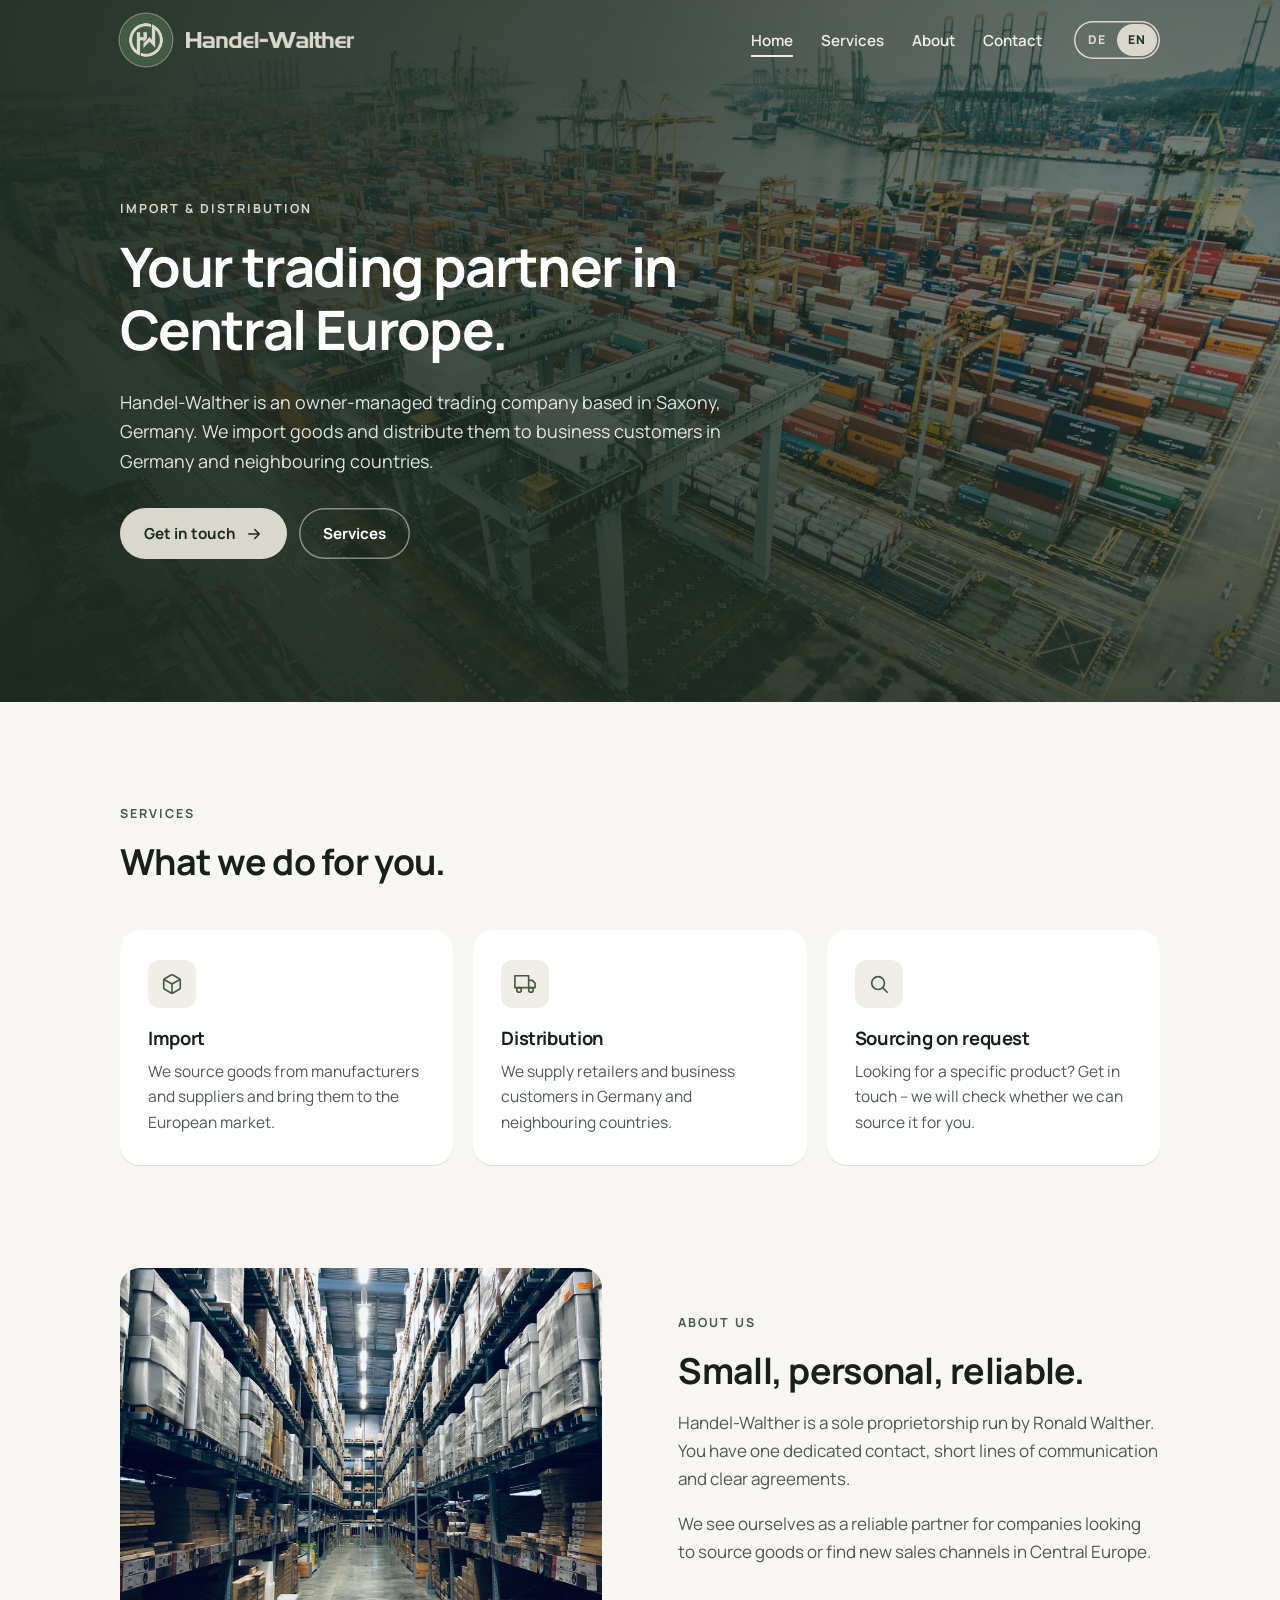
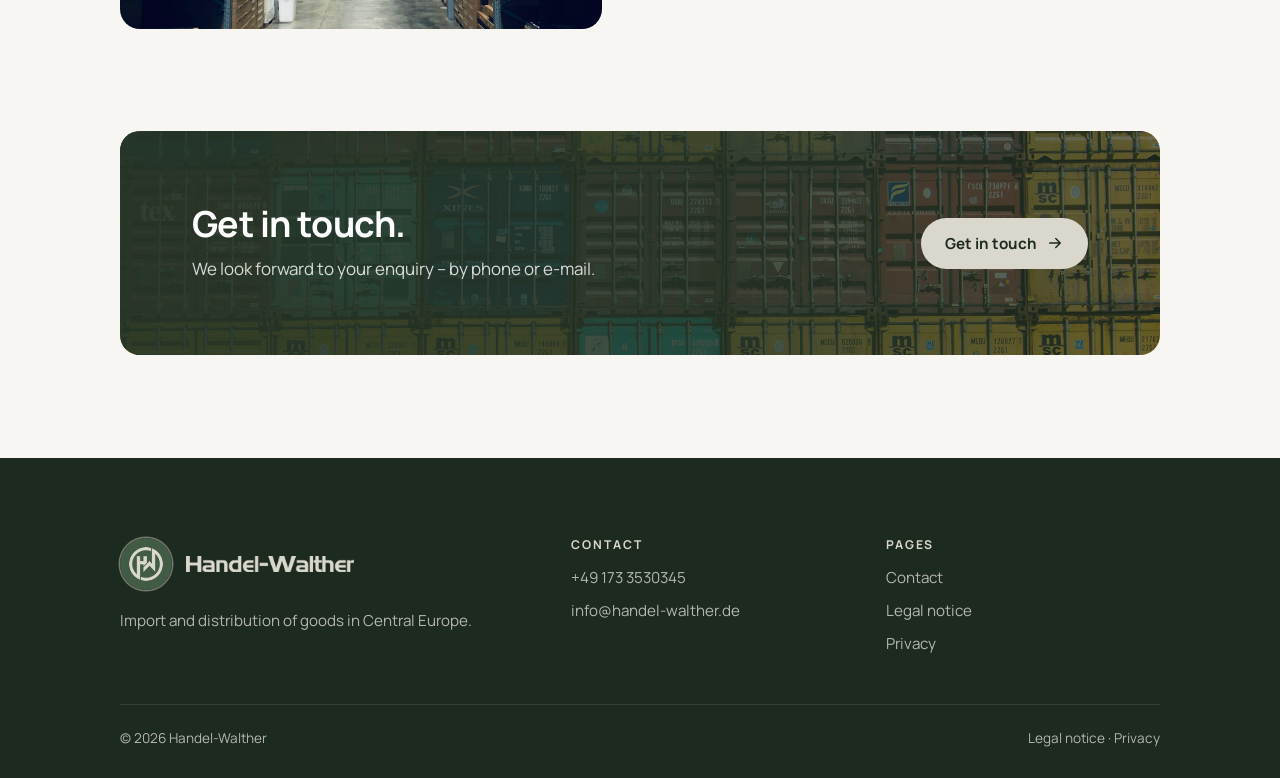
<file: index.html>
<!doctype html>
<html lang="de" class="no-js">
<head>
  <meta charset="utf-8">
  <meta name="viewport" content="width=device-width, initial-scale=1">
  <title>Handel-Walther – Import &amp; Vertrieb</title>
  <meta name="description" content="Handel-Walther ist ein inhabergeführtes Handelsunternehmen aus Sachsen für Import und Vertrieb von Waren in Zentraleuropa." data-i18n-content="home.desc">
  <meta name="theme-color" content="#263628">
  <link rel="icon" type="image/png" href="assets/img/favicon.png">
  <link rel="apple-touch-icon" href="assets/img/apple-touch-icon.png">
  <link rel="stylesheet" href="assets/css/style.css">
</head>
<body data-title="home.title">
  <a class="skip-link" href="#main" data-i18n="skip">Zum Inhalt springen</a>

  <header class="site-header">
    <div class="container">
      <a class="brand" href="index.html" aria-label="Handel-Walther – Start">
        <img class="brand-badge" src="assets/img/badge.png" alt="" width="52" height="52">
        <img class="brand-word light" src="assets/img/wordmark-light.png" alt="Handel-Walther" width="168" height="16">
        <img class="brand-word green" src="assets/img/wordmark-green.png" alt="" width="168" height="16">
      </a>
      <button class="nav-toggle" aria-expanded="false" aria-controls="nav" aria-label="Menü öffnen" data-i18n-aria="nav.menu"><span></span><span></span><span></span></button>
      <nav class="nav" id="nav">
        <ul>
          <li><a href="index.html" aria-current="page" data-i18n="nav.home">Start</a></li>
          <li><a href="#leistungen" data-i18n="nav.services">Leistungen</a></li>
          <li><a href="#ueber-uns" data-i18n="nav.about">Über uns</a></li>
          <li><a href="kontakt.html" data-i18n="nav.contact">Kontakt</a></li>
        </ul>
        <div class="lang-switch" role="group" aria-label="Sprache / Language">
          <button type="button" data-set-lang="de" aria-pressed="true"><span>DE</span></button>
          <button type="button" data-set-lang="en" aria-pressed="false"><span>EN</span></button>
        </div>
      </nav>
    </div>
  </header>

  <main id="main">
    <section class="hero">
      <div class="hero-media"><img src="assets/img/hero-port.jpg" alt="" fetchpriority="high"></div>
      <div class="container">
        <span class="eyebrow" data-i18n="hero.eyebrow">Import &amp; Vertrieb</span>
        <h1 data-i18n="hero.title">Ihr Handelspartner in Zentraleuropa.</h1>
        <p class="lead" data-i18n="hero.lead">Handel-Walther ist ein inhabergeführtes Handelsunternehmen aus Sachsen. Wir importieren Waren und vertreiben sie an Geschäftskunden in Deutschland und den Nachbarländern.</p>
        <div class="hero-actions">
          <a class="btn btn-light" href="kontakt.html"><span data-i18n="cta.contact">Kontakt aufnehmen</span>
            <svg viewBox="0 0 24 24" fill="none" stroke="currentColor" stroke-width="2" stroke-linecap="round" stroke-linejoin="round" aria-hidden="true"><path d="M5 12h14M13 6l6 6-6 6"/></svg></a>
          <a class="btn btn-ghost" href="#leistungen" data-i18n="cta.services">Leistungen</a>
        </div>
      </div>
    </section>

    <section class="section" id="leistungen">
      <div class="container">
        <div class="reveal">
          <span class="eyebrow" data-i18n="svc.eyebrow">Leistungen</span>
          <h2 data-i18n="svc.title">Was wir für Sie tun.</h2>
        </div>
        <div class="cards">
          <article class="card reveal">
            <span class="icon"><svg viewBox="0 0 24 24" fill="none" stroke="currentColor" stroke-width="1.8" stroke-linecap="round" stroke-linejoin="round" aria-hidden="true"><path d="M21 16V8a2 2 0 0 0-1-1.73l-7-4a2 2 0 0 0-2 0l-7 4A2 2 0 0 0 3 8v8a2 2 0 0 0 1 1.73l7 4a2 2 0 0 0 2 0l7-4A2 2 0 0 0 21 16z"/><path d="M3.3 7 12 12l8.7-5M12 22V12"/></svg></span>
            <h3 data-i18n="svc.1.t">Import</h3>
            <p data-i18n="svc.1.d">Wir beziehen Waren von Herstellern und Lieferanten und bringen sie auf den europäischen Markt.</p>
          </article>
          <article class="card reveal">
            <span class="icon"><svg viewBox="0 0 24 24" fill="none" stroke="currentColor" stroke-width="1.8" stroke-linecap="round" stroke-linejoin="round" aria-hidden="true"><path d="M1 3h15v13H1zM16 8h4l3 3v5h-7z"/><circle cx="5.5" cy="18.5" r="2.5"/><circle cx="18.5" cy="18.5" r="2.5"/></svg></span>
            <h3 data-i18n="svc.2.t">Vertrieb</h3>
            <p data-i18n="svc.2.d">Wir liefern an Händler und Gewerbekunden in Deutschland und im angrenzenden Ausland.</p>
          </article>
          <article class="card reveal">
            <span class="icon"><svg viewBox="0 0 24 24" fill="none" stroke="currentColor" stroke-width="1.8" stroke-linecap="round" stroke-linejoin="round" aria-hidden="true"><circle cx="11" cy="11" r="7"/><path d="m21 21-4.3-4.3"/></svg></span>
            <h3 data-i18n="svc.3.t">Beschaffung auf Anfrage</h3>
            <p data-i18n="svc.3.d">Sie suchen ein bestimmtes Produkt? Sprechen Sie uns an – wir prüfen, ob wir es für Sie beschaffen können.</p>
          </article>
        </div>
      </div>
    </section>

    <section class="section section-tight" id="ueber-uns">
      <div class="container split">
        <div class="split-media reveal">
          <img src="assets/img/warehouse.jpg" alt="" loading="lazy">
        </div>
        <div class="reveal">
          <span class="eyebrow" data-i18n="about.eyebrow">Über uns</span>
          <h2 data-i18n="about.title">Klein, persönlich, verbindlich.</h2>
          <p data-i18n="about.p1">Handel-Walther ist ein Einzelunternehmen unter der Leitung von Ronald Walther. Sie haben einen festen Ansprechpartner, kurze Wege und klare Absprachen.</p>
          <p data-i18n="about.p2">Wir verstehen uns als zuverlässiger Partner für Unternehmen, die Waren beziehen oder neue Absatzwege in Zentraleuropa suchen.</p>
        </div>
      </div>
    </section>

    <section class="section section-tight">
      <div class="container">
        <div class="cta reveal">
          <img src="assets/img/containers.jpg" alt="" loading="lazy">
          <div>
            <h2 data-i18n="cta.title">Sprechen Sie uns an.</h2>
            <p data-i18n="cta.text">Wir freuen uns auf Ihre Anfrage – telefonisch oder per E-Mail.</p>
          </div>
          <div class="cta-actions">
            <a class="btn btn-light" href="kontakt.html"><span data-i18n="cta.contact">Kontakt aufnehmen</span>
              <svg viewBox="0 0 24 24" fill="none" stroke="currentColor" stroke-width="2" stroke-linecap="round" stroke-linejoin="round" aria-hidden="true"><path d="M5 12h14M13 6l6 6-6 6"/></svg></a>
          </div>
        </div>
      </div>
    </section>
  </main>

  <footer class="site-footer">
    <div class="container">
      <div class="footer-grid">
        <div>
          <a class="brand" href="index.html" aria-label="Handel-Walther">
            <img class="brand-badge" src="assets/img/badge.png" alt="" width="52" height="52">
            <img class="brand-word light" src="assets/img/wordmark-light.png" alt="Handel-Walther" width="168" height="16">
          </a>
          <p data-i18n="footer.tagline">Import und Vertrieb von Waren in Zentraleuropa.</p>
        </div>
        <div>
          <h3 data-i18n="footer.contact">Kontakt</h3>
          <ul>
            <li><a href="tel:+491733530345">+49 173 3530345</a></li>
            <li><a href="mailto:info@handel-walther.de">info@handel-walther.de</a></li>
          </ul>
        </div>
        <div>
          <h3 data-i18n="footer.pages">Seiten</h3>
          <ul>
            <li><a href="kontakt.html" data-i18n="nav.contact">Kontakt</a></li>
            <li><a href="impressum.html" data-i18n="footer.imprint">Impressum</a></li>
            <li><a href="datenschutz.html" data-i18n="footer.privacy">Datenschutz</a></li>
          </ul>
        </div>
      </div>
      <div class="footer-bottom">
        <span>© <span data-year>2026</span> Handel-Walther</span>
        <span><a href="impressum.html" data-i18n="footer.imprint">Impressum</a> · <a href="datenschutz.html" data-i18n="footer.privacy">Datenschutz</a></span>
      </div>
    </div>
  </footer>

  <script src="assets/js/main.js"></script>
</body>
</html>
</file>
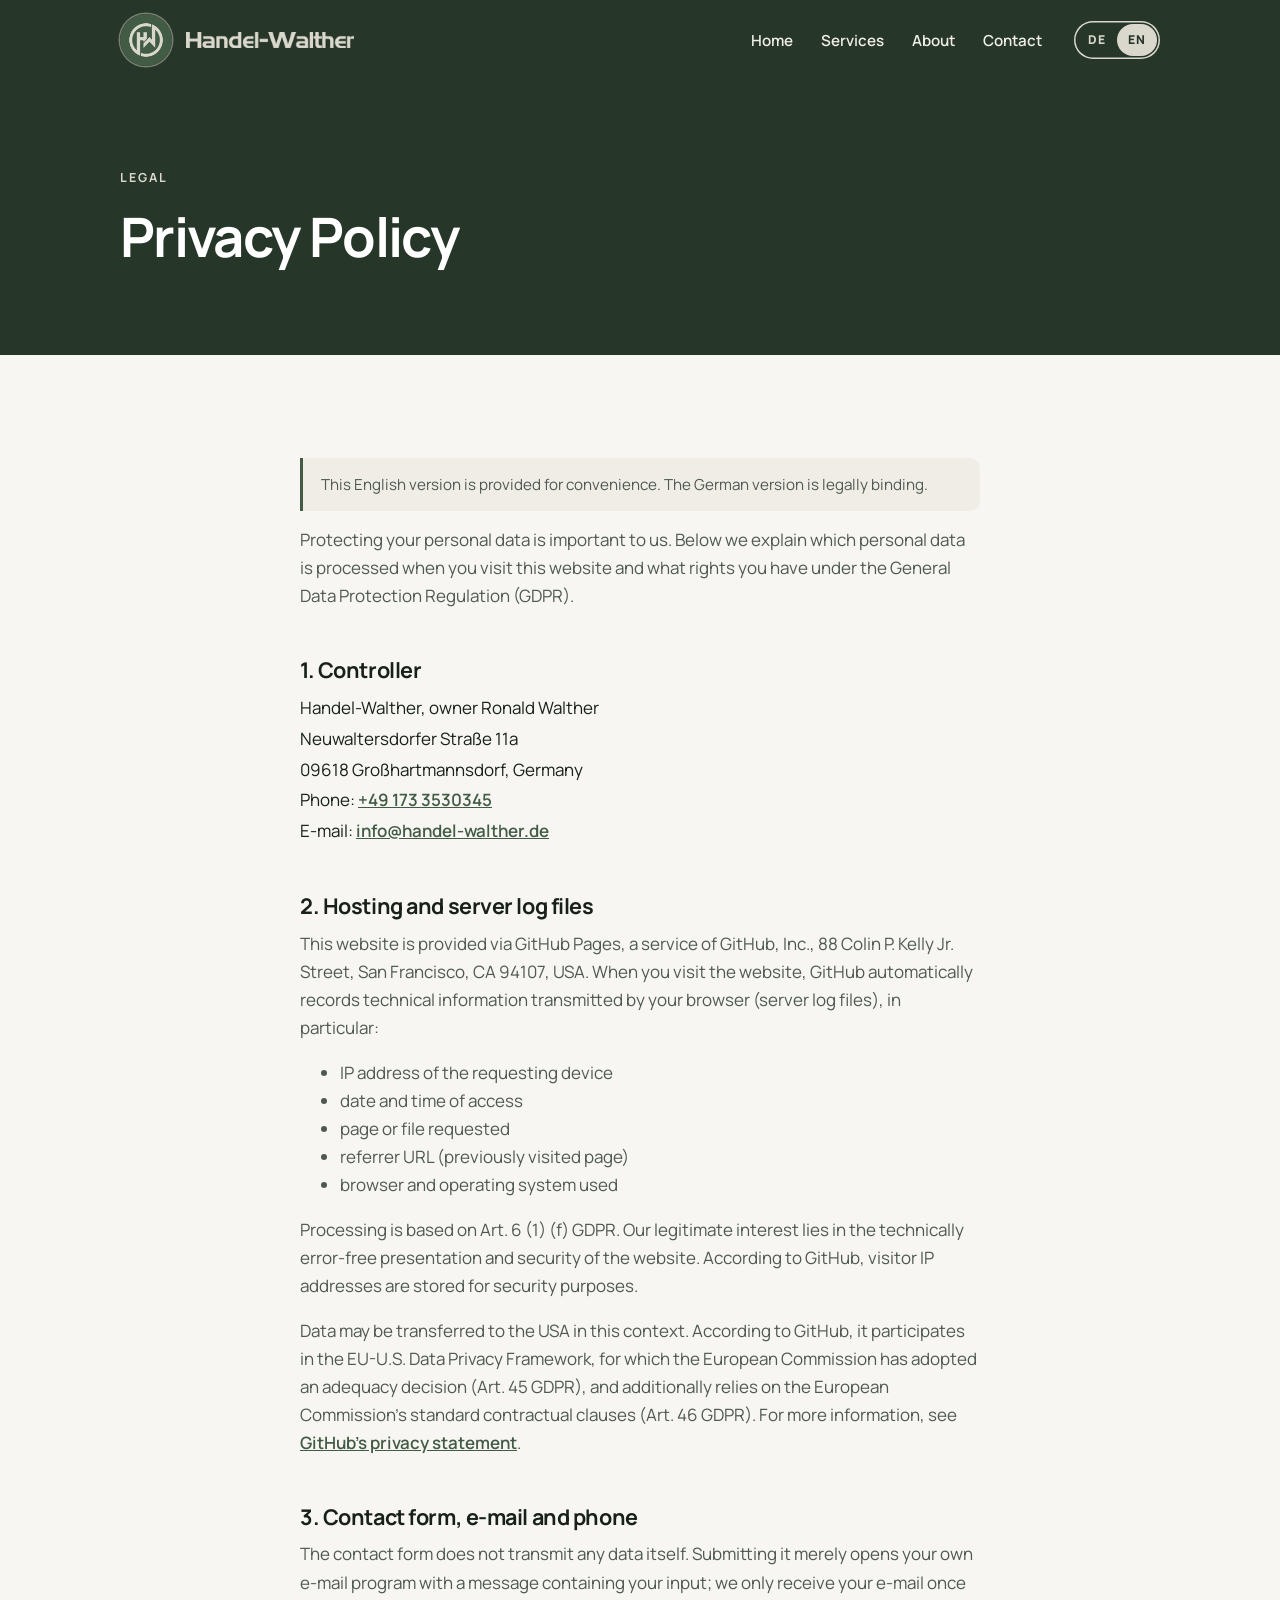
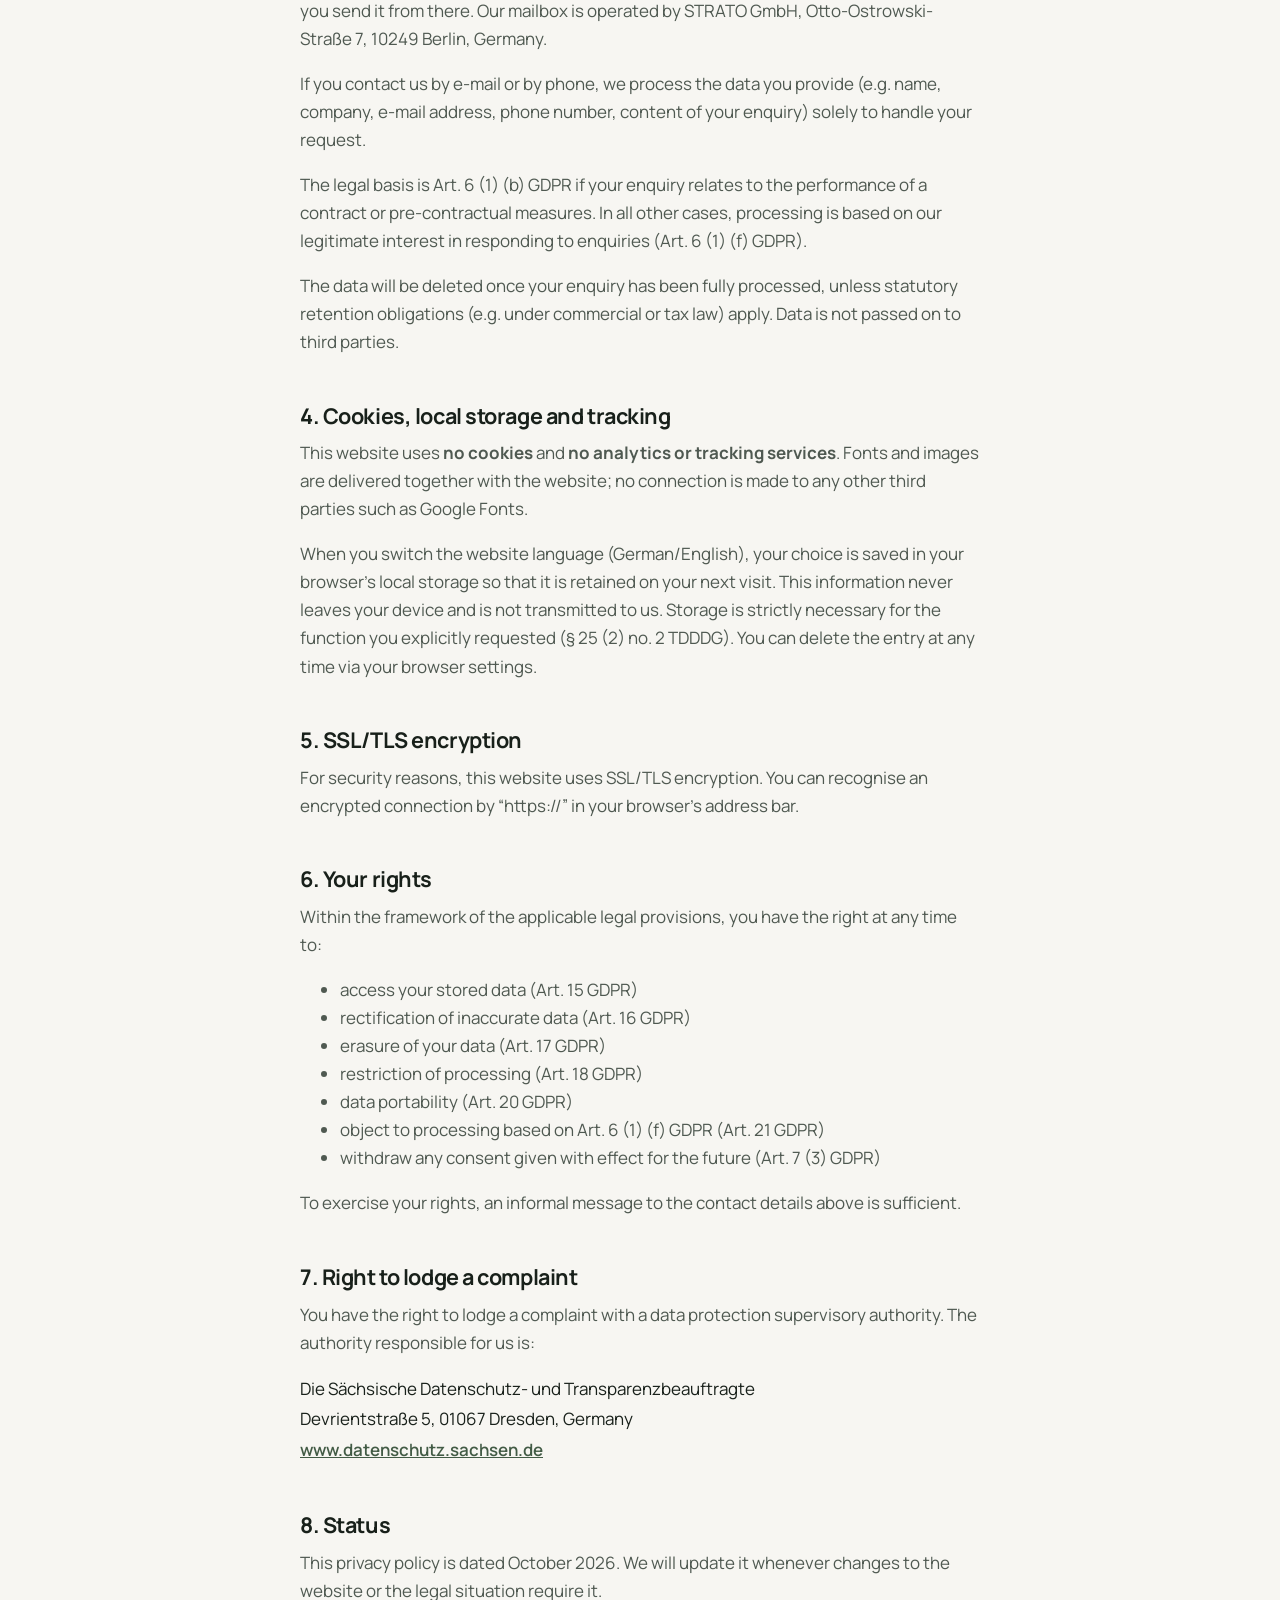
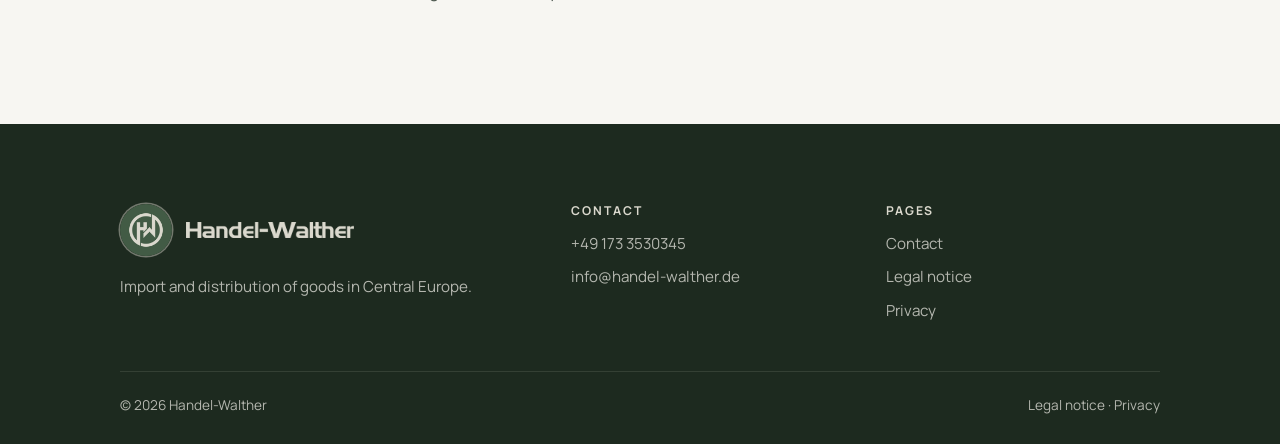
<file: datenschutz.html>
<!doctype html>
<html lang="de" class="no-js">
<head>
  <meta charset="utf-8">
  <meta name="viewport" content="width=device-width, initial-scale=1">
  <title>Datenschutz – Handel-Walther</title>
  <meta name="description" content="Datenschutzerklärung von Handel-Walther.">
  <meta name="robots" content="noindex, follow">
  <meta name="theme-color" content="#263628">
  <link rel="icon" type="image/png" href="assets/img/favicon.png">
  <link rel="apple-touch-icon" href="assets/img/apple-touch-icon.png">
  <link rel="stylesheet" href="assets/css/style.css">
</head>
<body data-title="privacy.title">
  <a class="skip-link" href="#main" data-i18n="skip">Zum Inhalt springen</a>

  <header class="site-header">
    <div class="container">
      <a class="brand" href="index.html" aria-label="Handel-Walther – Start">
        <img class="brand-badge" src="assets/img/badge.png" alt="" width="52" height="52">
        <img class="brand-word light" src="assets/img/wordmark-light.png" alt="Handel-Walther" width="168" height="16">
        <img class="brand-word green" src="assets/img/wordmark-green.png" alt="" width="168" height="16">
      </a>
      <button class="nav-toggle" aria-expanded="false" aria-controls="nav" aria-label="Menü öffnen" data-i18n-aria="nav.menu"><span></span><span></span><span></span></button>
      <nav class="nav" id="nav">
        <ul>
          <li><a href="index.html" data-i18n="nav.home">Start</a></li>
          <li><a href="index.html#leistungen" data-i18n="nav.services">Leistungen</a></li>
          <li><a href="index.html#ueber-uns" data-i18n="nav.about">Über uns</a></li>
          <li><a href="kontakt.html" data-i18n="nav.contact">Kontakt</a></li>
        </ul>
        <div class="lang-switch" role="group" aria-label="Sprache / Language">
          <button type="button" data-set-lang="de" aria-pressed="true"><span>DE</span></button>
          <button type="button" data-set-lang="en" aria-pressed="false"><span>EN</span></button>
        </div>
      </nav>
    </div>
  </header>

  <main id="main">
    <section class="page-hero">
      <div class="container">
        <span class="eyebrow" data-i18n="legal.eyebrow">Rechtliches</span>
        <h1 data-i18n="privacy.h1">Datenschutzerklärung</h1>
      </div>
    </section>

    <section class="section">
      <div class="container legal">

        <!-- ================= DEUTSCH ================= -->
        <div data-lang="de">
          <p>Der Schutz Ihrer persönlichen Daten ist uns ein wichtiges Anliegen. Nachfolgend informieren wir Sie darüber, welche personenbezogenen Daten beim Besuch dieser Website verarbeitet werden und welche Rechte Ihnen nach der Datenschutz-Grundverordnung (DSGVO) zustehen.</p>

          <h2>1. Verantwortlicher</h2>
          <address>
            Handel-Walther, Inhaber Ronald Walther<br>
            Neuwaltersdorfer Straße 11a<br>
            09618 Großhartmannsdorf<br>
            Telefon: <a href="tel:+491733530345">+49 173 3530345</a><br>
            E-Mail: <a href="mailto:info@handel-walther.de">info@handel-walther.de</a>
          </address>

          <h2>2. Hosting und Server-Logfiles</h2>
          <p>Diese Website wird über GitHub Pages bereitgestellt, einen Dienst der GitHub, Inc., 88 Colin P. Kelly Jr. Street, San Francisco, CA 94107, USA. Beim Aufruf der Website erfasst GitHub automatisch technische Informationen, die Ihr Browser übermittelt (sog. Server-Logfiles), insbesondere:</p>
          <ul>
            <li>IP-Adresse des anfragenden Geräts</li>
            <li>Datum und Uhrzeit des Zugriffs</li>
            <li>aufgerufene Seite bzw. Datei</li>
            <li>Referrer-URL (zuvor besuchte Seite)</li>
            <li>verwendeter Browser und Betriebssystem</li>
          </ul>
          <p>Die Verarbeitung erfolgt auf Grundlage von Art. 6 Abs. 1 lit. f DSGVO. Unser berechtigtes Interesse liegt in der technisch fehlerfreien Darstellung und der Sicherheit der Website. GitHub speichert die IP-Adressen der Besucher nach eigenen Angaben aus Sicherheitsgründen.</p>
          <p>Dabei können Daten in die USA übermittelt werden. GitHub nimmt nach eigenen Angaben am EU-US Data Privacy Framework teil, für das die EU-Kommission einen Angemessenheitsbeschluss erlassen hat (Art. 45 DSGVO), und stützt Übermittlungen zusätzlich auf die Standardvertragsklauseln der EU-Kommission (Art. 46 DSGVO). Weitere Informationen finden Sie in der <a href="https://docs.github.com/de/site-policy/privacy-policies/github-general-privacy-statement" rel="noopener" target="_blank">Datenschutzerklärung von GitHub</a>.</p>

          <h2>3. Kontaktformular und Kontakt per E-Mail oder Telefon</h2>
          <p>Das Kontaktformular übermittelt selbst keine Daten. Beim Absenden wird lediglich Ihr eigenes E-Mail-Programm geöffnet und eine Nachricht mit Ihren Eingaben vorbereitet; erst wenn Sie diese dort absenden, erhalten wir Ihre E-Mail. Unser E-Mail-Postfach wird von der STRATO GmbH, Otto-Ostrowski-Straße 7, 10249 Berlin, betrieben.</p>
          <p>Wenn Sie uns per E-Mail oder telefonisch kontaktieren, verarbeiten wir die von Ihnen mitgeteilten Daten (z. B. Name, Firma, E-Mail-Adresse, Telefonnummer, Inhalt der Anfrage) ausschließlich zur Bearbeitung Ihres Anliegens.</p>
          <p>Rechtsgrundlage ist Art. 6 Abs. 1 lit. b DSGVO, sofern Ihre Anfrage mit der Erfüllung eines Vertrags oder der Durchführung vorvertraglicher Maßnahmen zusammenhängt. In allen übrigen Fällen beruht die Verarbeitung auf unserem berechtigten Interesse an der Beantwortung von Anfragen (Art. 6 Abs. 1 lit. f DSGVO).</p>
          <p>Die Daten werden gelöscht, sobald Ihre Anfrage abschließend bearbeitet ist und keine gesetzlichen Aufbewahrungspflichten (z. B. handels- oder steuerrechtliche Fristen) entgegenstehen. Eine Weitergabe an Dritte findet nicht statt.</p>

          <h2>4. Cookies, lokale Speicherung und Tracking</h2>
          <p>Diese Website verwendet <strong>keine Cookies</strong> und <strong>keine Analyse- oder Tracking-Dienste</strong>. Schriftarten und Bilder werden zusammen mit der Website ausgeliefert; es findet keine Verbindung zu weiteren Drittanbietern wie Google Fonts statt.</p>
          <p>Wenn Sie die Sprache der Website (Deutsch/Englisch) umschalten, wird Ihre Auswahl im lokalen Speicher Ihres Browsers (Local Storage) abgelegt, damit die gewählte Sprache beim nächsten Seitenaufruf erhalten bleibt. Diese Information verlässt Ihr Gerät nicht und wird nicht an uns übertragen. Die Speicherung ist für die von Ihnen ausdrücklich gewünschte Funktion unbedingt erforderlich (§ 25 Abs. 2 Nr. 2 TDDDG). Sie können den Eintrag jederzeit über die Einstellungen Ihres Browsers löschen.</p>

          <h2>5. SSL-/TLS-Verschlüsselung</h2>
          <p>Diese Website nutzt aus Sicherheitsgründen eine SSL- bzw. TLS-Verschlüsselung. Eine verschlüsselte Verbindung erkennen Sie an „https://“ in der Adresszeile Ihres Browsers.</p>

          <h2>6. Ihre Rechte</h2>
          <p>Sie haben im Rahmen der gesetzlichen Bestimmungen jederzeit das Recht auf:</p>
          <ul>
            <li>Auskunft über Ihre gespeicherten Daten (Art. 15 DSGVO)</li>
            <li>Berichtigung unrichtiger Daten (Art. 16 DSGVO)</li>
            <li>Löschung Ihrer Daten (Art. 17 DSGVO)</li>
            <li>Einschränkung der Verarbeitung (Art. 18 DSGVO)</li>
            <li>Datenübertragbarkeit (Art. 20 DSGVO)</li>
            <li>Widerspruch gegen die Verarbeitung auf Grundlage von Art. 6 Abs. 1 lit. f DSGVO (Art. 21 DSGVO)</li>
            <li>Widerruf einer erteilten Einwilligung mit Wirkung für die Zukunft (Art. 7 Abs. 3 DSGVO)</li>
          </ul>
          <p>Zur Ausübung Ihrer Rechte genügt eine formlose Mitteilung an die oben genannten Kontaktdaten.</p>

          <h2>7. Beschwerderecht bei einer Aufsichtsbehörde</h2>
          <p>Sie haben das Recht, sich bei einer Datenschutz-Aufsichtsbehörde zu beschweren. Für uns zuständig ist:</p>
          <address>
            Die Sächsische Datenschutz- und Transparenzbeauftragte<br>
            Devrientstraße 5, 01067 Dresden<br>
            <a href="https://www.datenschutz.sachsen.de" rel="noopener" target="_blank">www.datenschutz.sachsen.de</a>
          </address>

          <h2>8. Aktualität</h2>
          <p>Diese Datenschutzerklärung hat den Stand Oktober 2026. Wir passen sie an, sobald Änderungen der Website oder der Rechtslage dies erforderlich machen.</p>
        </div>

        <!-- ================= ENGLISH ================= -->
        <div data-lang="en">
          <p class="note">This English version is provided for convenience. The German version is legally binding.</p>
          <p>Protecting your personal data is important to us. Below we explain which personal data is processed when you visit this website and what rights you have under the General Data Protection Regulation (GDPR).</p>

          <h2>1. Controller</h2>
          <address>
            Handel-Walther, owner Ronald Walther<br>
            Neuwaltersdorfer Straße 11a<br>
            09618 Großhartmannsdorf, Germany<br>
            Phone: <a href="tel:+491733530345">+49 173 3530345</a><br>
            E-mail: <a href="mailto:info@handel-walther.de">info@handel-walther.de</a>
          </address>

          <h2>2. Hosting and server log files</h2>
          <p>This website is provided via GitHub Pages, a service of GitHub, Inc., 88 Colin P. Kelly Jr. Street, San Francisco, CA 94107, USA. When you visit the website, GitHub automatically records technical information transmitted by your browser (server log files), in particular:</p>
          <ul>
            <li>IP address of the requesting device</li>
            <li>date and time of access</li>
            <li>page or file requested</li>
            <li>referrer URL (previously visited page)</li>
            <li>browser and operating system used</li>
          </ul>
          <p>Processing is based on Art. 6 (1) (f) GDPR. Our legitimate interest lies in the technically error-free presentation and security of the website. According to GitHub, visitor IP addresses are stored for security purposes.</p>
          <p>Data may be transferred to the USA in this context. According to GitHub, it participates in the EU-U.S. Data Privacy Framework, for which the European Commission has adopted an adequacy decision (Art. 45 GDPR), and additionally relies on the European Commission's standard contractual clauses (Art. 46 GDPR). For more information, see <a href="https://docs.github.com/en/site-policy/privacy-policies/github-general-privacy-statement" rel="noopener" target="_blank">GitHub's privacy statement</a>.</p>

          <h2>3. Contact form, e-mail and phone</h2>
          <p>The contact form does not transmit any data itself. Submitting it merely opens your own e-mail program with a message containing your input; we only receive your e-mail once you send it from there. Our mailbox is operated by STRATO GmbH, Otto-Ostrowski-Straße 7, 10249 Berlin, Germany.</p>
          <p>If you contact us by e-mail or by phone, we process the data you provide (e.g. name, company, e-mail address, phone number, content of your enquiry) solely to handle your request.</p>
          <p>The legal basis is Art. 6 (1) (b) GDPR if your enquiry relates to the performance of a contract or pre-contractual measures. In all other cases, processing is based on our legitimate interest in responding to enquiries (Art. 6 (1) (f) GDPR).</p>
          <p>The data will be deleted once your enquiry has been fully processed, unless statutory retention obligations (e.g. under commercial or tax law) apply. Data is not passed on to third parties.</p>

          <h2>4. Cookies, local storage and tracking</h2>
          <p>This website uses <strong>no cookies</strong> and <strong>no analytics or tracking services</strong>. Fonts and images are delivered together with the website; no connection is made to any other third parties such as Google Fonts.</p>
          <p>When you switch the website language (German/English), your choice is saved in your browser's local storage so that it is retained on your next visit. This information never leaves your device and is not transmitted to us. Storage is strictly necessary for the function you explicitly requested (§ 25 (2) no. 2 TDDDG). You can delete the entry at any time via your browser settings.</p>

          <h2>5. SSL/TLS encryption</h2>
          <p>For security reasons, this website uses SSL/TLS encryption. You can recognise an encrypted connection by “https://” in your browser's address bar.</p>

          <h2>6. Your rights</h2>
          <p>Within the framework of the applicable legal provisions, you have the right at any time to:</p>
          <ul>
            <li>access your stored data (Art. 15 GDPR)</li>
            <li>rectification of inaccurate data (Art. 16 GDPR)</li>
            <li>erasure of your data (Art. 17 GDPR)</li>
            <li>restriction of processing (Art. 18 GDPR)</li>
            <li>data portability (Art. 20 GDPR)</li>
            <li>object to processing based on Art. 6 (1) (f) GDPR (Art. 21 GDPR)</li>
            <li>withdraw any consent given with effect for the future (Art. 7 (3) GDPR)</li>
          </ul>
          <p>To exercise your rights, an informal message to the contact details above is sufficient.</p>

          <h2>7. Right to lodge a complaint</h2>
          <p>You have the right to lodge a complaint with a data protection supervisory authority. The authority responsible for us is:</p>
          <address>
            Die Sächsische Datenschutz- und Transparenzbeauftragte<br>
            Devrientstraße 5, 01067 Dresden, Germany<br>
            <a href="https://www.datenschutz.sachsen.de" rel="noopener" target="_blank">www.datenschutz.sachsen.de</a>
          </address>

          <h2>8. Status</h2>
          <p>This privacy policy is dated October 2026. We will update it whenever changes to the website or the legal situation require it.</p>
        </div>
      </div>
    </section>
  </main>

  <footer class="site-footer">
    <div class="container">
      <div class="footer-grid">
        <div>
          <a class="brand" href="index.html" aria-label="Handel-Walther">
            <img class="brand-badge" src="assets/img/badge.png" alt="" width="52" height="52">
            <img class="brand-word light" src="assets/img/wordmark-light.png" alt="Handel-Walther" width="168" height="16">
          </a>
          <p data-i18n="footer.tagline">Import und Vertrieb von Waren in Zentraleuropa.</p>
        </div>
        <div>
          <h3 data-i18n="footer.contact">Kontakt</h3>
          <ul>
            <li><a href="tel:+491733530345">+49 173 3530345</a></li>
            <li><a href="mailto:info@handel-walther.de">info@handel-walther.de</a></li>
          </ul>
        </div>
        <div>
          <h3 data-i18n="footer.pages">Seiten</h3>
          <ul>
            <li><a href="kontakt.html" data-i18n="nav.contact">Kontakt</a></li>
            <li><a href="impressum.html" data-i18n="footer.imprint">Impressum</a></li>
            <li><a href="datenschutz.html" data-i18n="footer.privacy">Datenschutz</a></li>
          </ul>
        </div>
      </div>
      <div class="footer-bottom">
        <span>© <span data-year>2026</span> Handel-Walther</span>
        <span><a href="impressum.html" data-i18n="footer.imprint">Impressum</a> · <a href="datenschutz.html" data-i18n="footer.privacy">Datenschutz</a></span>
      </div>
    </div>
  </footer>

  <script src="assets/js/main.js"></script>
</body>
</html>
</file>
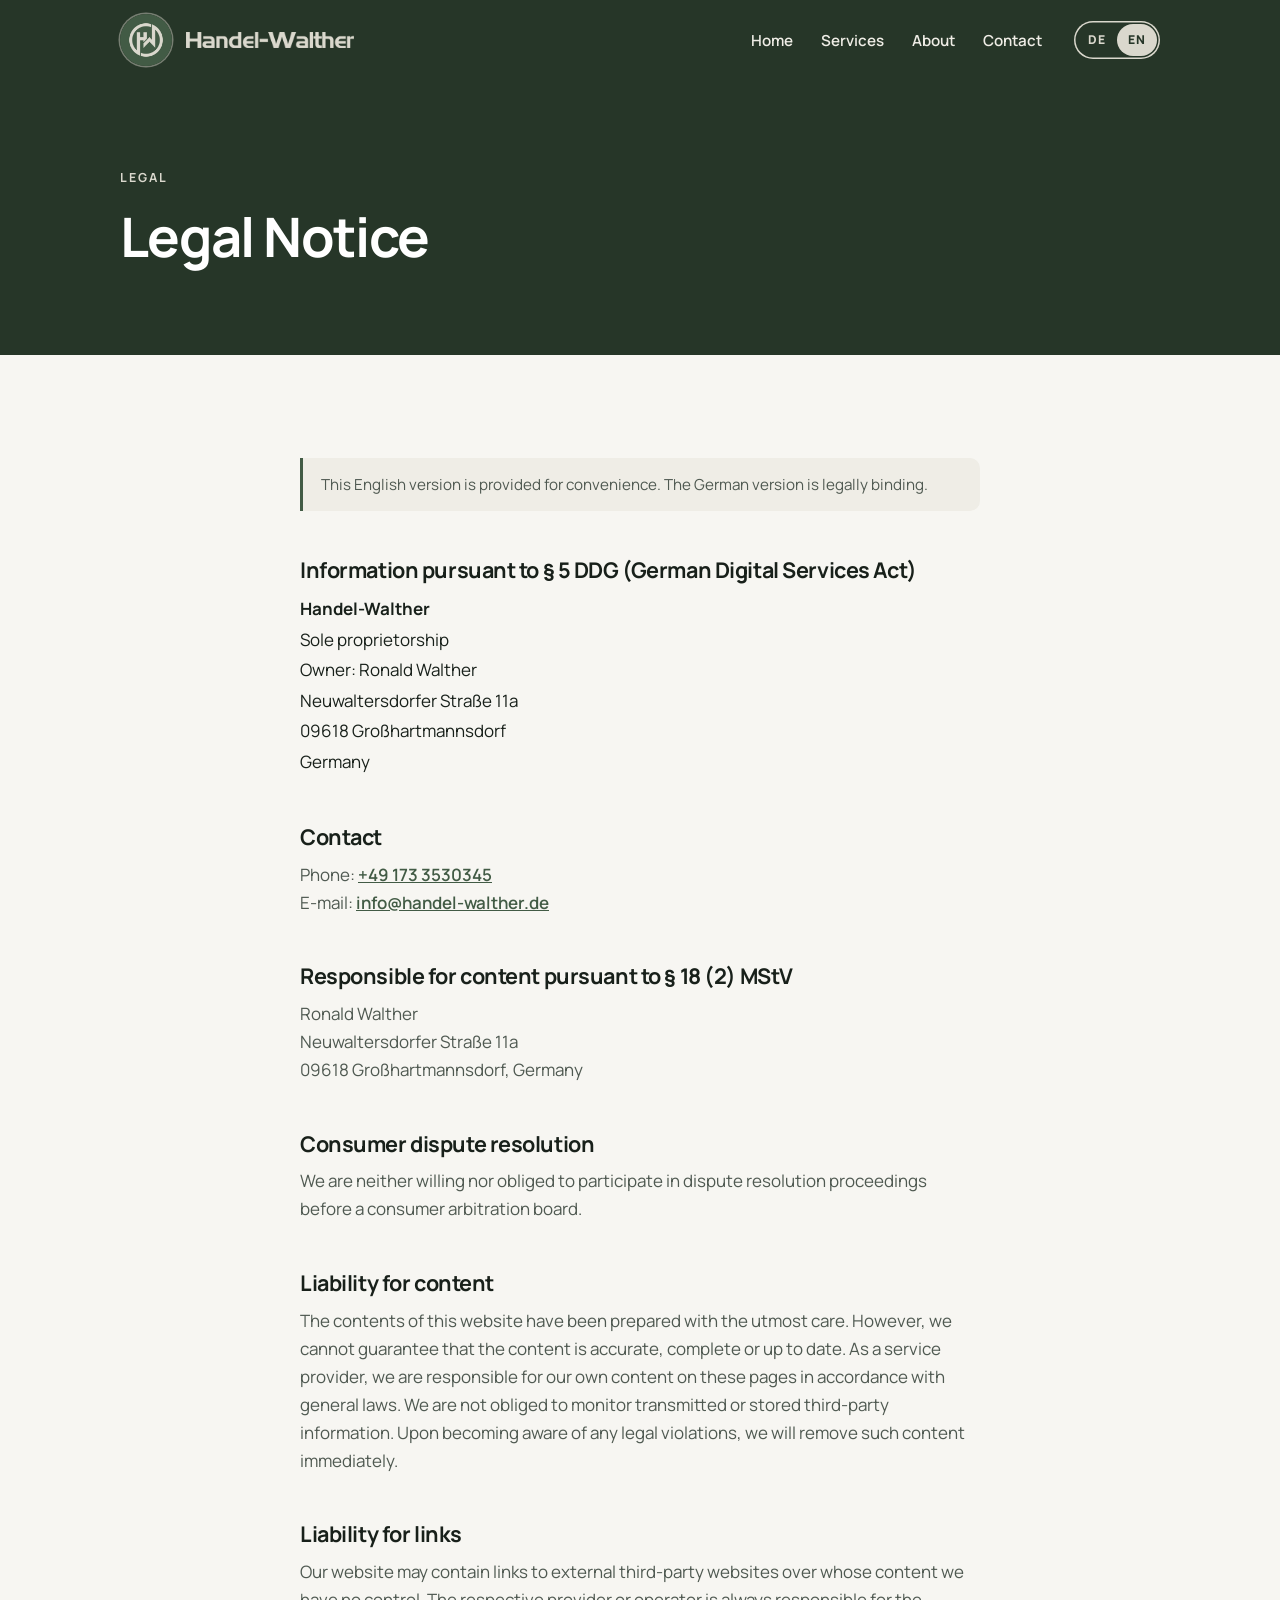
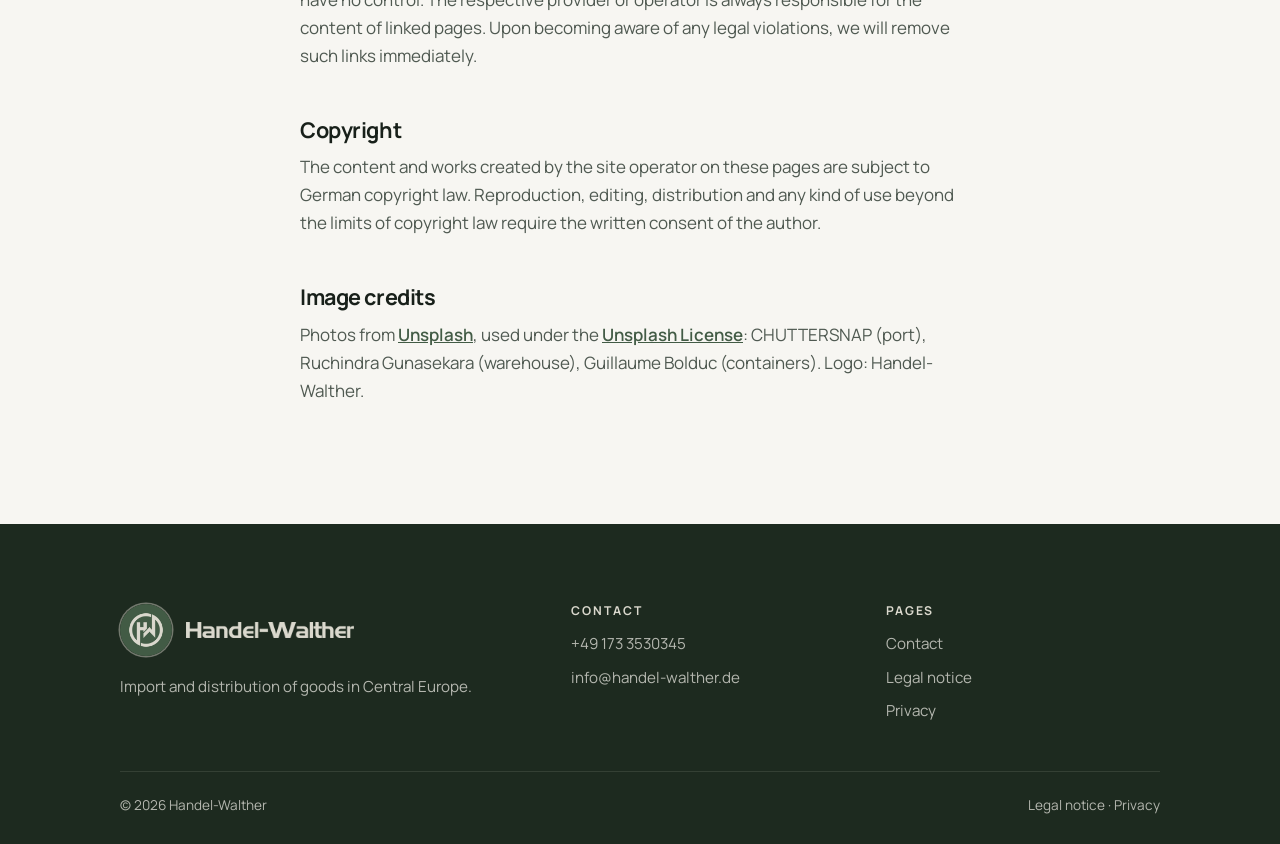
<file: impressum.html>
<!doctype html>
<html lang="de" class="no-js">
<head>
  <meta charset="utf-8">
  <meta name="viewport" content="width=device-width, initial-scale=1">
  <title>Impressum – Handel-Walther</title>
  <meta name="description" content="Impressum von Handel-Walther.">
  <meta name="robots" content="noindex, follow">
  <meta name="theme-color" content="#263628">
  <link rel="icon" type="image/png" href="assets/img/favicon.png">
  <link rel="apple-touch-icon" href="assets/img/apple-touch-icon.png">
  <link rel="stylesheet" href="assets/css/style.css">
</head>
<body data-title="imprint.title">
  <a class="skip-link" href="#main" data-i18n="skip">Zum Inhalt springen</a>

  <header class="site-header">
    <div class="container">
      <a class="brand" href="index.html" aria-label="Handel-Walther – Start">
        <img class="brand-badge" src="assets/img/badge.png" alt="" width="52" height="52">
        <img class="brand-word light" src="assets/img/wordmark-light.png" alt="Handel-Walther" width="168" height="16">
        <img class="brand-word green" src="assets/img/wordmark-green.png" alt="" width="168" height="16">
      </a>
      <button class="nav-toggle" aria-expanded="false" aria-controls="nav" aria-label="Menü öffnen" data-i18n-aria="nav.menu"><span></span><span></span><span></span></button>
      <nav class="nav" id="nav">
        <ul>
          <li><a href="index.html" data-i18n="nav.home">Start</a></li>
          <li><a href="index.html#leistungen" data-i18n="nav.services">Leistungen</a></li>
          <li><a href="index.html#ueber-uns" data-i18n="nav.about">Über uns</a></li>
          <li><a href="kontakt.html" data-i18n="nav.contact">Kontakt</a></li>
        </ul>
        <div class="lang-switch" role="group" aria-label="Sprache / Language">
          <button type="button" data-set-lang="de" aria-pressed="true"><span>DE</span></button>
          <button type="button" data-set-lang="en" aria-pressed="false"><span>EN</span></button>
        </div>
      </nav>
    </div>
  </header>

  <main id="main">
    <section class="page-hero">
      <div class="container">
        <span class="eyebrow" data-i18n="legal.eyebrow">Rechtliches</span>
        <h1 data-i18n="imprint.h1">Impressum</h1>
      </div>
    </section>

    <section class="section">
      <div class="container legal">

        <!-- ================= DEUTSCH ================= -->
        <div data-lang="de">
          <h2 style="margin-top:0">Angaben gemäß § 5 DDG</h2>
          <address>
            <strong>Handel-Walther</strong><br>
            Einzelunternehmen<br>
            Inhaber: Ronald Walther<br>
            Neuwaltersdorfer Straße 11a<br>
            09618 Großhartmannsdorf<br>
            Deutschland
          </address>

          <h2>Kontakt</h2>
          <p>
            Telefon: <a href="tel:+491733530345">+49 173 3530345</a><br>
            E-Mail: <a href="mailto:info@handel-walther.de">info@handel-walther.de</a>
          </p>

          <!-- Falls vorhanden, hier ergänzen:
          <h2>Umsatzsteuer-ID</h2>
          <p>Umsatzsteuer-Identifikationsnummer gemäß § 27a Umsatzsteuergesetz: DE XXX XXX XXX</p>
          -->

          <h2>Verantwortlich für den Inhalt nach § 18 Abs. 2 MStV</h2>
          <p>Ronald Walther<br>Neuwaltersdorfer Straße 11a<br>09618 Großhartmannsdorf</p>

          <h2>Verbraucherstreitbeilegung</h2>
          <p>Wir sind nicht bereit und nicht verpflichtet, an Streitbeilegungsverfahren vor einer Verbraucherschlichtungsstelle teilzunehmen.</p>

          <h2>Haftung für Inhalte</h2>
          <p>Die Inhalte dieser Website wurden mit größter Sorgfalt erstellt. Für die Richtigkeit, Vollständigkeit und Aktualität der Inhalte können wir jedoch keine Gewähr übernehmen. Als Diensteanbieter sind wir für eigene Inhalte auf diesen Seiten nach den allgemeinen Gesetzen verantwortlich. Wir sind jedoch nicht verpflichtet, übermittelte oder gespeicherte fremde Informationen zu überwachen oder nach Umständen zu forschen, die auf eine rechtswidrige Tätigkeit hinweisen. Verpflichtungen zur Entfernung oder Sperrung der Nutzung von Informationen nach den allgemeinen Gesetzen bleiben hiervon unberührt. Bei Bekanntwerden von entsprechenden Rechtsverletzungen werden wir diese Inhalte umgehend entfernen.</p>

          <h2>Haftung für Links</h2>
          <p>Unser Angebot kann Links zu externen Websites Dritter enthalten, auf deren Inhalte wir keinen Einfluss haben. Für diese fremden Inhalte übernehmen wir keine Gewähr. Für die Inhalte der verlinkten Seiten ist stets der jeweilige Anbieter oder Betreiber verantwortlich. Bei Bekanntwerden von Rechtsverletzungen werden wir derartige Links umgehend entfernen.</p>

          <h2>Urheberrecht</h2>
          <p>Die durch den Seitenbetreiber erstellten Inhalte und Werke auf diesen Seiten unterliegen dem deutschen Urheberrecht. Die Vervielfältigung, Bearbeitung, Verbreitung und jede Art der Verwertung außerhalb der Grenzen des Urheberrechts bedürfen der schriftlichen Zustimmung des Erstellers.</p>

          <h2>Bildnachweis</h2>
          <p>Fotos von <a href="https://unsplash.com" rel="noopener" target="_blank">Unsplash</a>, verwendet unter der <a href="https://unsplash.com/license" rel="noopener" target="_blank">Unsplash-Lizenz</a>: CHUTTERSNAP (Hafen), Ruchindra Gunasekara (Lager), Guillaume Bolduc (Container). Logo: Handel-Walther.</p>
        </div>

        <!-- ================= ENGLISH ================= -->
        <div data-lang="en">
          <p class="note">This English version is provided for convenience. The German version is legally binding.</p>
          <h2>Information pursuant to § 5 DDG (German Digital Services Act)</h2>
          <address>
            <strong>Handel-Walther</strong><br>
            Sole proprietorship<br>
            Owner: Ronald Walther<br>
            Neuwaltersdorfer Straße 11a<br>
            09618 Großhartmannsdorf<br>
            Germany
          </address>

          <h2>Contact</h2>
          <p>
            Phone: <a href="tel:+491733530345">+49 173 3530345</a><br>
            E-mail: <a href="mailto:info@handel-walther.de">info@handel-walther.de</a>
          </p>

          <!-- If applicable:
          <h2>VAT ID</h2>
          <p>VAT identification number pursuant to § 27a of the German VAT Act: DE XXX XXX XXX</p>
          -->

          <h2>Responsible for content pursuant to § 18 (2) MStV</h2>
          <p>Ronald Walther<br>Neuwaltersdorfer Straße 11a<br>09618 Großhartmannsdorf, Germany</p>

          <h2>Consumer dispute resolution</h2>
          <p>We are neither willing nor obliged to participate in dispute resolution proceedings before a consumer arbitration board.</p>

          <h2>Liability for content</h2>
          <p>The contents of this website have been prepared with the utmost care. However, we cannot guarantee that the content is accurate, complete or up to date. As a service provider, we are responsible for our own content on these pages in accordance with general laws. We are not obliged to monitor transmitted or stored third-party information. Upon becoming aware of any legal violations, we will remove such content immediately.</p>

          <h2>Liability for links</h2>
          <p>Our website may contain links to external third-party websites over whose content we have no control. The respective provider or operator is always responsible for the content of linked pages. Upon becoming aware of any legal violations, we will remove such links immediately.</p>

          <h2>Copyright</h2>
          <p>The content and works created by the site operator on these pages are subject to German copyright law. Reproduction, editing, distribution and any kind of use beyond the limits of copyright law require the written consent of the author.</p>

          <h2>Image credits</h2>
          <p>Photos from <a href="https://unsplash.com" rel="noopener" target="_blank">Unsplash</a>, used under the <a href="https://unsplash.com/license" rel="noopener" target="_blank">Unsplash License</a>: CHUTTERSNAP (port), Ruchindra Gunasekara (warehouse), Guillaume Bolduc (containers). Logo: Handel-Walther.</p>
        </div>
      </div>
    </section>
  </main>

  <footer class="site-footer">
    <div class="container">
      <div class="footer-grid">
        <div>
          <a class="brand" href="index.html" aria-label="Handel-Walther">
            <img class="brand-badge" src="assets/img/badge.png" alt="" width="52" height="52">
            <img class="brand-word light" src="assets/img/wordmark-light.png" alt="Handel-Walther" width="168" height="16">
          </a>
          <p data-i18n="footer.tagline">Import und Vertrieb von Waren in Zentraleuropa.</p>
        </div>
        <div>
          <h3 data-i18n="footer.contact">Kontakt</h3>
          <ul>
            <li><a href="tel:+491733530345">+49 173 3530345</a></li>
            <li><a href="mailto:info@handel-walther.de">info@handel-walther.de</a></li>
          </ul>
        </div>
        <div>
          <h3 data-i18n="footer.pages">Seiten</h3>
          <ul>
            <li><a href="kontakt.html" data-i18n="nav.contact">Kontakt</a></li>
            <li><a href="impressum.html" data-i18n="footer.imprint">Impressum</a></li>
            <li><a href="datenschutz.html" data-i18n="footer.privacy">Datenschutz</a></li>
          </ul>
        </div>
      </div>
      <div class="footer-bottom">
        <span>© <span data-year>2026</span> Handel-Walther</span>
        <span><a href="impressum.html" data-i18n="footer.imprint">Impressum</a> · <a href="datenschutz.html" data-i18n="footer.privacy">Datenschutz</a></span>
      </div>
    </div>
  </footer>

  <script src="assets/js/main.js"></script>
</body>
</html>
</file>
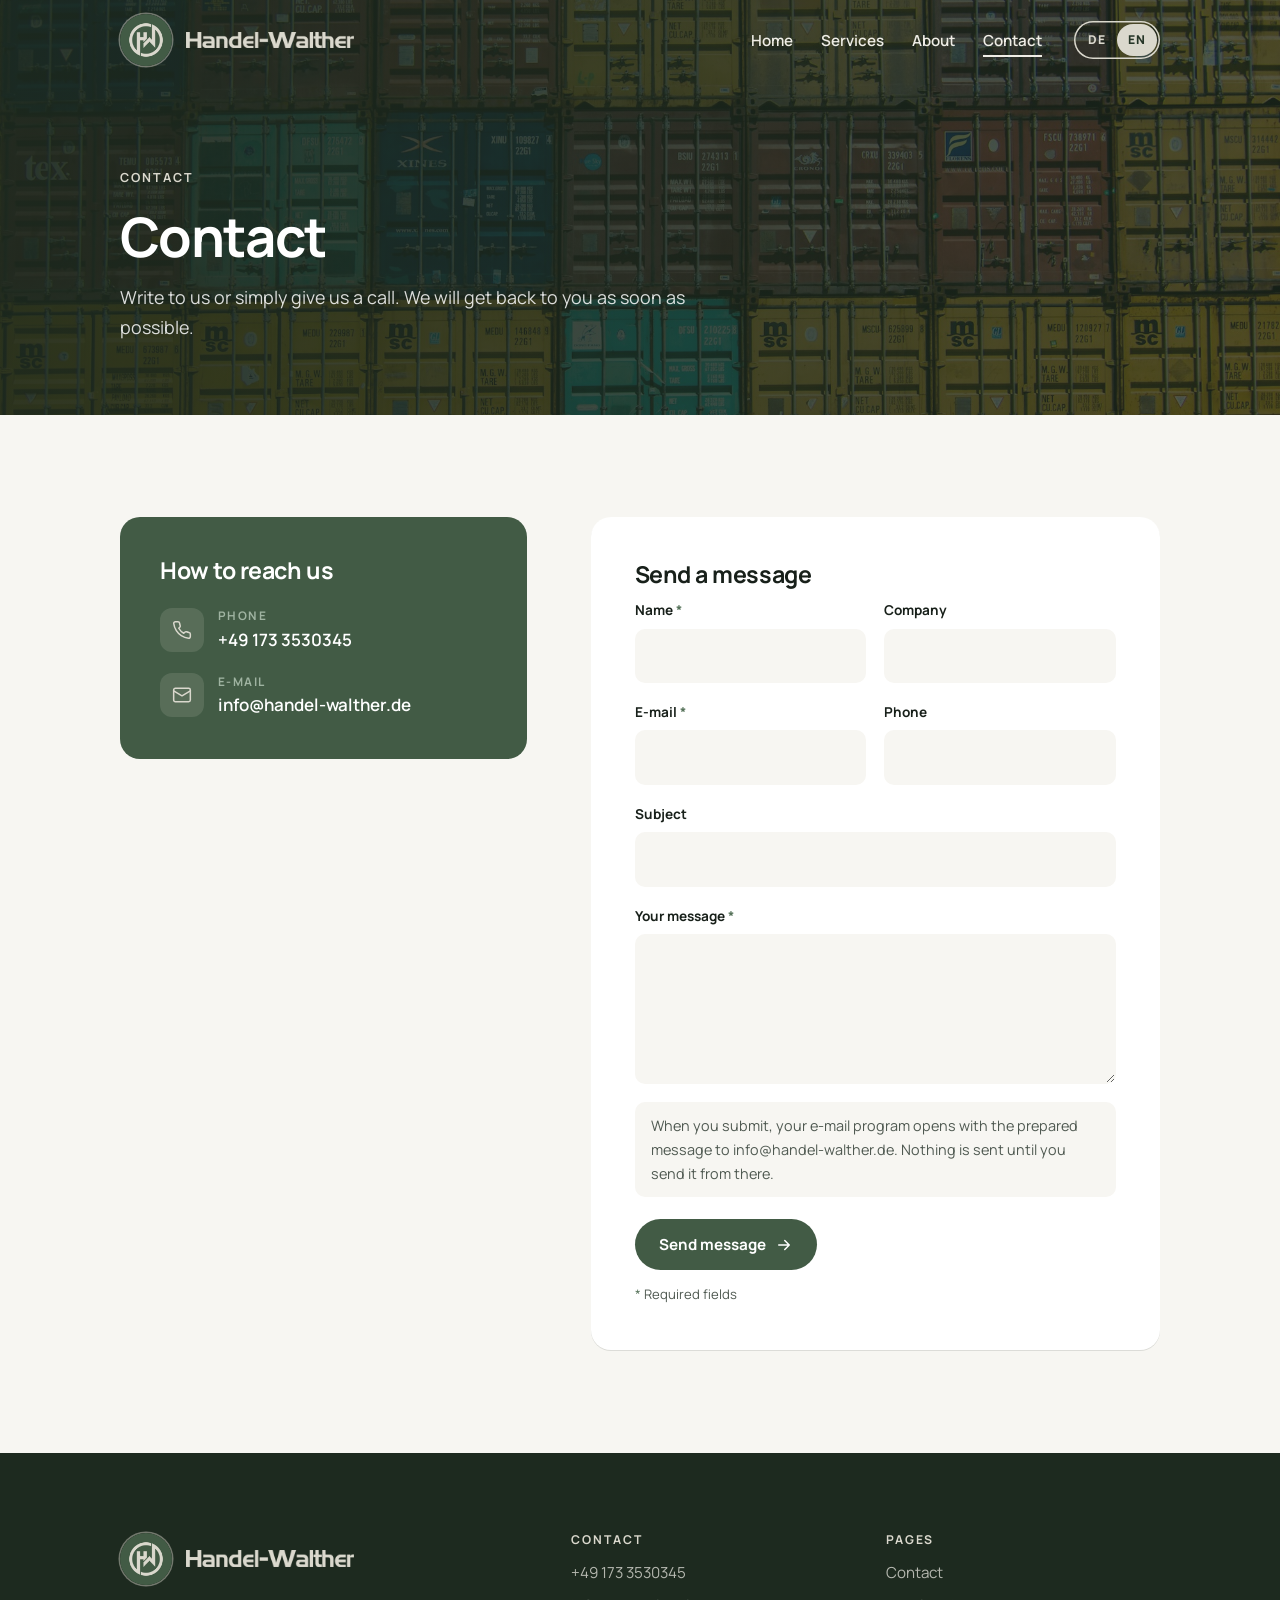
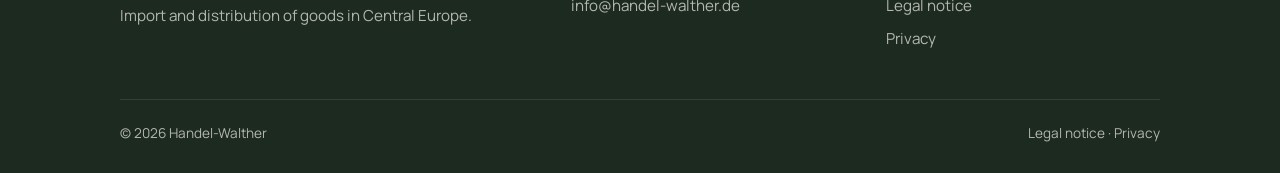
<file: kontakt.html>
<!doctype html>
<html lang="de" class="no-js">
<head>
  <meta charset="utf-8">
  <meta name="viewport" content="width=device-width, initial-scale=1">
  <title>Kontakt – Handel-Walther</title>
  <meta name="description" content="Nehmen Sie Kontakt mit Handel-Walther auf – per Telefon, E-Mail oder über das Kontaktformular." data-i18n-content="contact.desc">
  <meta name="theme-color" content="#263628">
  <link rel="icon" type="image/png" href="assets/img/favicon.png">
  <link rel="apple-touch-icon" href="assets/img/apple-touch-icon.png">
  <link rel="stylesheet" href="assets/css/style.css">
</head>
<body data-title="contact.title">
  <a class="skip-link" href="#main" data-i18n="skip">Zum Inhalt springen</a>

  <header class="site-header">
    <div class="container">
      <a class="brand" href="index.html" aria-label="Handel-Walther – Start">
        <img class="brand-badge" src="assets/img/badge.png" alt="" width="52" height="52">
        <img class="brand-word light" src="assets/img/wordmark-light.png" alt="Handel-Walther" width="168" height="16">
        <img class="brand-word green" src="assets/img/wordmark-green.png" alt="" width="168" height="16">
      </a>
      <button class="nav-toggle" aria-expanded="false" aria-controls="nav" aria-label="Menü öffnen" data-i18n-aria="nav.menu"><span></span><span></span><span></span></button>
      <nav class="nav" id="nav">
        <ul>
          <li><a href="index.html" data-i18n="nav.home">Start</a></li>
          <li><a href="index.html#leistungen" data-i18n="nav.services">Leistungen</a></li>
          <li><a href="index.html#ueber-uns" data-i18n="nav.about">Über uns</a></li>
          <li><a href="kontakt.html" aria-current="page" data-i18n="nav.contact">Kontakt</a></li>
        </ul>
        <div class="lang-switch" role="group" aria-label="Sprache / Language">
          <button type="button" data-set-lang="de" aria-pressed="true"><span>DE</span></button>
          <button type="button" data-set-lang="en" aria-pressed="false"><span>EN</span></button>
        </div>
      </nav>
    </div>
  </header>

  <main id="main">
    <section class="page-hero has-img">
      <img src="assets/img/containers.jpg" alt="">
      <div class="container">
        <span class="eyebrow" data-i18n="contact.eyebrow">Kontakt</span>
        <h1 data-i18n="contact.h1">Kontakt</h1>
        <p class="lead" data-i18n="contact.lead">Schreiben Sie uns oder rufen Sie einfach an. Wir melden uns so schnell wie möglich.</p>
      </div>
    </section>

    <section class="section">
      <div class="container contact-grid">
        <aside class="contact-card reveal">
          <h2 data-i18n="contact.card.t">So erreichen Sie uns</h2>
          <ul class="contact-list">
            <li>
              <span class="icon"><svg viewBox="0 0 24 24" fill="none" stroke="currentColor" stroke-width="1.8" stroke-linecap="round" stroke-linejoin="round" aria-hidden="true"><path d="M22 16.92v3a2 2 0 0 1-2.18 2 19.8 19.8 0 0 1-8.63-3.07 19.5 19.5 0 0 1-6-6A19.8 19.8 0 0 1 2.1 4.18 2 2 0 0 1 4.1 2h3a2 2 0 0 1 2 1.72c.13.96.36 1.9.7 2.81a2 2 0 0 1-.45 2.11L8.1 9.9a16 16 0 0 0 6 6l1.27-1.27a2 2 0 0 1 2.11-.45c.9.34 1.85.57 2.81.7A2 2 0 0 1 22 16.92z"/></svg></span>
              <div><small data-i18n="contact.phone">Telefon</small><a href="tel:+491733530345">+49 173 3530345</a></div>
            </li>
            <li>
              <span class="icon"><svg viewBox="0 0 24 24" fill="none" stroke="currentColor" stroke-width="1.8" stroke-linecap="round" stroke-linejoin="round" aria-hidden="true"><rect x="2" y="4" width="20" height="16" rx="2"/><path d="m22 7-10 6L2 7"/></svg></span>
              <div><small data-i18n="contact.mail">E-Mail</small><a href="mailto:info@handel-walther.de">info@handel-walther.de</a></div>
            </li>
          </ul>
        </aside>

        <form class="form reveal reveal-delay-1" id="contact-form" action="mailto:info@handel-walther.de" method="post" enctype="text/plain">
          <h2 data-i18n="form.title">Nachricht senden</h2>
          <div class="form-row">
            <div class="field">
              <label for="f-name"><span data-i18n="form.name">Name</span> <span class="req">*</span></label>
              <input id="f-name" name="name" type="text" autocomplete="name" required maxlength="120">
            </div>
            <div class="field">
              <label for="f-company" data-i18n="form.company">Firma</label>
              <input id="f-company" name="company" type="text" autocomplete="organization" maxlength="160">
            </div>
          </div>
          <div class="form-row">
            <div class="field">
              <label for="f-email"><span data-i18n="form.email">E-Mail</span> <span class="req">*</span></label>
              <input id="f-email" name="email" type="email" autocomplete="email" required maxlength="160">
            </div>
            <div class="field">
              <label for="f-phone" data-i18n="form.phone">Telefon</label>
              <input id="f-phone" name="phone" type="tel" autocomplete="tel" maxlength="60">
            </div>
          </div>
          <div class="field">
            <label for="f-subject" data-i18n="form.subject">Betreff</label>
            <input id="f-subject" name="subject" type="text" maxlength="200">
          </div>
          <div class="field">
            <label for="f-message"><span data-i18n="form.message">Ihre Nachricht</span> <span class="req">*</span></label>
            <textarea id="f-message" name="message" required maxlength="5000"></textarea>
          </div>
          <!-- Spam-Schutz: Feld bleibt für Menschen unsichtbar -->
          <p class="form-hint" data-i18n="form.hint">Beim Absenden öffnet sich Ihr E-Mail-Programm mit der vorbereiteten Nachricht an info@handel-walther.de. Die Nachricht wird erst verschickt, wenn Sie sie dort absenden.</p>
          <button class="btn btn-primary" type="submit"><span data-i18n="form.submit">Nachricht senden</span>
            <svg viewBox="0 0 24 24" fill="none" stroke="currentColor" stroke-width="2" stroke-linecap="round" stroke-linejoin="round" aria-hidden="true"><path d="M5 12h14M13 6l6 6-6 6"/></svg></button>
          <p class="form-note"><span class="req">*</span> <span data-i18n="form.required">Pflichtfelder</span></p>
          <div class="form-status" role="status" aria-live="polite"></div>
        </form>
      </div>
    </section>
  </main>

  <footer class="site-footer">
    <div class="container">
      <div class="footer-grid">
        <div>
          <a class="brand" href="index.html" aria-label="Handel-Walther">
            <img class="brand-badge" src="assets/img/badge.png" alt="" width="52" height="52">
            <img class="brand-word light" src="assets/img/wordmark-light.png" alt="Handel-Walther" width="168" height="16">
          </a>
          <p data-i18n="footer.tagline">Import und Vertrieb von Waren in Zentraleuropa.</p>
        </div>
        <div>
          <h3 data-i18n="footer.contact">Kontakt</h3>
          <ul>
            <li><a href="tel:+491733530345">+49 173 3530345</a></li>
            <li><a href="mailto:info@handel-walther.de">info@handel-walther.de</a></li>
          </ul>
        </div>
        <div>
          <h3 data-i18n="footer.pages">Seiten</h3>
          <ul>
            <li><a href="kontakt.html" data-i18n="nav.contact">Kontakt</a></li>
            <li><a href="impressum.html" data-i18n="footer.imprint">Impressum</a></li>
            <li><a href="datenschutz.html" data-i18n="footer.privacy">Datenschutz</a></li>
          </ul>
        </div>
      </div>
      <div class="footer-bottom">
        <span>© <span data-year>2026</span> Handel-Walther</span>
        <span><a href="impressum.html" data-i18n="footer.imprint">Impressum</a> · <a href="datenschutz.html" data-i18n="footer.privacy">Datenschutz</a></span>
      </div>
    </div>
  </footer>

  <script src="assets/js/main.js"></script>
</body>
</html>
</file>
<file: assets/css/style.css>
/* ==========================================================================
   Handel-Walther – Stylesheet
   Farben abgeleitet aus dem Logo: Waldgrün #425B45 + Sand #DAD8CD
   ========================================================================== */

@font-face {
  font-family: "Manrope";
  src: url("../fonts/manrope-var.woff2") format("woff2");
  font-weight: 200 800;
  font-display: swap;
  unicode-range: U+0000-00FF, U+0131, U+0152-0153, U+02BB-02BC, U+02C6, U+02DA, U+02DC, U+2000-206F, U+2074, U+20AC, U+2122, U+2191, U+2193, U+2212, U+2215, U+FEFF, U+FFFD;
}
@font-face {
  font-family: "Manrope";
  src: url("../fonts/manrope-var-ext.woff2") format("woff2");
  font-weight: 200 800;
  font-display: swap;
  unicode-range: U+0100-02AF, U+0304, U+0308, U+0329, U+1E00-1E9F, U+1EF2-1EFF, U+2020, U+20A0-20AB, U+20AD-20C0, U+2113, U+2C60-2C7F, U+A720-A7FF;
}

:root {
  --green-900: #1d2a1f;
  --green-800: #263628;
  --green-700: #31453a;
  --green-600: #425b45;   /* Markenfarbe */
  --green-500: #557259;
  --green-300: #9fb3a1;
  --sand-300: #dad8cd;    /* Logofarbe hell */
  --sand-100: #efede6;
  --sand-50:  #f7f6f2;
  --ink: #18201a;
  --ink-soft: #4f5951;
  --line: rgba(24, 32, 26, .12);
  --white: #ffffff;

  --radius: 14px;
  --radius-lg: 20px;
  --container: 1120px;
  --gutter: clamp(16px, 4vw, 40px);
  --header-h: 80px;
  --ease: cubic-bezier(.2, .7, .2, 1);
}

*, *::before, *::after { box-sizing: border-box; }
html { scroll-behavior: smooth; -webkit-text-size-adjust: 100%; }
body {
  margin: 0;
  font-family: "Manrope", system-ui, -apple-system, "Segoe UI", Roboto, sans-serif;
  font-size: 17px;
  line-height: 1.65;
  color: var(--ink);
  background: var(--sand-50);
  -webkit-font-smoothing: antialiased;
  overflow-x: hidden;
}
img { max-width: 100%; display: block; }
a { color: inherit; }
h1, h2, h3 { line-height: 1.15; letter-spacing: -.02em; margin: 0 0 .5em; font-weight: 700; }
h1 { font-size: clamp(2.1rem, 4.6vw, 3.4rem); letter-spacing: -.03em; }
h2 { font-size: clamp(1.6rem, 2.8vw, 2.3rem); }
h3 { font-size: 1.15rem; }
p { margin: 0 0 1em; }

.container { width: 100%; max-width: var(--container); margin: 0 auto; padding: 0 var(--gutter); }
.section { padding: clamp(64px, 8vw, 112px) 0; }
.section-tight { padding-top: 0; }
.eyebrow {
  display: block; font-size: .78rem; font-weight: 700; letter-spacing: .16em; text-transform: uppercase;
  color: var(--green-600); margin-bottom: 1rem;
}
.lead { font-size: clamp(1.03rem, 1.4vw, 1.15rem); color: var(--ink-soft); max-width: 58ch; }
.skip-link { position: absolute; left: -999px; top: 8px; z-index: 200; background: var(--white); padding: 10px 16px; border-radius: 8px; }
.skip-link:focus { left: 8px; }

/* ---------- Buttons ---------- */
.btn {
  display: inline-flex; align-items: center; gap: .6em;
  padding: 13px 24px; border-radius: 999px; border: 0; cursor: pointer;
  font: inherit; font-weight: 700; font-size: .95rem; text-decoration: none;
  transition: background-color .2s, color .2s, box-shadow .2s;
}
.btn svg { width: 18px; height: 18px; }
.btn-primary { background: var(--green-600); color: var(--white); }
.btn-primary:hover { background: var(--green-700); }
.btn-light { background: var(--sand-300); color: var(--green-900); }
.btn-light:hover { background: var(--white); }
.btn-ghost { background: transparent; color: var(--white); box-shadow: inset 0 0 0 1.5px rgba(255,255,255,.45); }
.btn-ghost:hover { box-shadow: inset 0 0 0 1.5px var(--white); }
:focus-visible { outline: 3px solid var(--green-500); outline-offset: 3px; }

/* ---------- Logo ---------- */
.brand { display: inline-flex; align-items: center; gap: 14px; text-decoration: none; }
.brand-badge { width: 52px; height: 52px; flex: none; border-radius: 50%; box-shadow: 0 0 0 1.5px rgba(218, 216, 205, .45); }
.brand-word { width: 168px; height: auto; }
.brand-word.green { display: none; }

/* ---------- Header ---------- */
.site-header {
  position: fixed; inset: 0 0 auto; z-index: 100; height: var(--header-h);
  display: flex; align-items: center;
  transition: background-color .3s, box-shadow .3s;
}
.site-header .container { display: flex; align-items: center; justify-content: space-between; gap: 24px; }
.site-header.is-solid {
  background: rgba(247, 246, 242, .94);
  -webkit-backdrop-filter: blur(12px); backdrop-filter: blur(12px);
  box-shadow: 0 1px 0 var(--line);
}
.site-header.is-solid .brand-word.light { display: none; }
.site-header.is-solid .brand-word.green { display: block; }

.nav { display: flex; align-items: center; gap: 32px; }
.nav ul { display: flex; gap: 28px; list-style: none; margin: 0; padding: 0; }
.nav a { text-decoration: none; font-weight: 600; font-size: .95rem; position: relative; color: var(--sand-100); }
.site-header.is-solid .nav a { color: var(--ink); }
.nav ul a::after {
  content: ""; position: absolute; left: 0; right: 0; bottom: -6px; height: 2px; background: currentColor;
  transform: scaleX(0); transform-origin: left; transition: transform .25s var(--ease);
}
.nav ul a:hover::after, .nav ul a[aria-current="page"]::after { transform: scaleX(1); }

.lang-switch { display: inline-flex; border-radius: 999px; padding: 3px; color: var(--sand-300); box-shadow: inset 0 0 0 1.5px currentColor; }
.site-header.is-solid .lang-switch { color: var(--green-600); }
.lang-switch button {
  font: inherit; font-size: .76rem; font-weight: 800; letter-spacing: .08em;
  border: 0; background: transparent; color: inherit; padding: 6px 11px; border-radius: 999px; cursor: pointer;
}
.lang-switch button[aria-pressed="true"] { background: currentColor; }
.lang-switch button[aria-pressed="true"] span { color: var(--green-800); }
.site-header.is-solid .lang-switch button[aria-pressed="true"] span { color: var(--white); }

.nav-toggle { display: none; width: 46px; height: 46px; border: 0; background: transparent; cursor: pointer; color: var(--sand-100); padding: 0; position: relative; }
.site-header.is-solid .nav-toggle { color: var(--green-600); }
.nav-toggle span { position: absolute; left: 11px; right: 11px; height: 2px; background: currentColor; transition: transform .3s var(--ease), opacity .2s; }
.nav-toggle span:nth-child(1) { top: 16px; }
.nav-toggle span:nth-child(2) { top: 22px; }
.nav-toggle span:nth-child(3) { top: 28px; }
.nav-open .nav-toggle span:nth-child(1) { transform: translateY(6px) rotate(45deg); }
.nav-open .nav-toggle span:nth-child(2) { opacity: 0; }
.nav-open .nav-toggle span:nth-child(3) { transform: translateY(-6px) rotate(-45deg); }

@media (max-width: 860px) {
  .brand-badge { width: 44px; height: 44px; }
  .brand-word { width: 140px; }
  .nav-toggle { display: block; z-index: 2; }
  .nav {
    position: fixed; inset: 0; z-index: 1; flex-direction: column; justify-content: center; gap: 40px;
    background: var(--green-800); opacity: 0; visibility: hidden; transition: opacity .3s, visibility .3s;
  }
  .nav ul { flex-direction: column; align-items: center; gap: 22px; }
  .nav a, .site-header.is-solid .nav a { color: var(--sand-100); font-size: 1.5rem; font-weight: 700; }
  .nav .lang-switch, .site-header.is-solid .nav .lang-switch { color: var(--sand-300); }
  .site-header.is-solid .nav .lang-switch button[aria-pressed="true"] span { color: var(--green-800); }
  .nav-open .nav { opacity: 1; visibility: visible; }
  .nav-open .nav-toggle { color: var(--sand-100) !important; }
  .nav-open .brand { position: relative; z-index: 2; }
  .nav-open .brand-word.light { display: block !important; }
  .nav-open .brand-word.green { display: none !important; }
  /* backdrop-filter würde das fixierte Menü auf die Header-Höhe begrenzen */
  .nav-open .site-header { -webkit-backdrop-filter: none; backdrop-filter: none; background: transparent; box-shadow: none; }
}

/* ---------- Hero ---------- */
.hero {
  position: relative; min-height: min(78svh, 760px); display: flex; align-items: center;
  color: var(--white); overflow: hidden; isolation: isolate;
  padding: calc(var(--header-h) + 48px) 0 72px;
}
.hero-media { position: absolute; inset: 0; z-index: -2; }
.hero-media img { width: 100%; height: 100%; object-fit: cover; }
.hero::before {
  content: ""; position: absolute; inset: 0; z-index: -1;
  background:
    linear-gradient(180deg, rgba(29, 42, 31, .55) 0%, rgba(29, 42, 31, .35) 40%, rgba(29, 42, 31, .75) 100%),
    linear-gradient(90deg, rgba(29, 42, 31, .9) 0%, rgba(29, 42, 31, .6) 50%, rgba(29, 42, 31, .2) 85%);
}
.hero .eyebrow { color: var(--sand-300); }
.hero h1 { max-width: 16ch; }
.hero .lead { color: rgba(255,255,255,.86); margin-bottom: 2rem; }
.hero-actions { display: flex; flex-wrap: wrap; gap: 12px; }

/* ---------- Leistungen ---------- */
.cards { display: grid; grid-template-columns: repeat(3, minmax(0, 1fr)); gap: 20px; margin-top: clamp(32px, 4vw, 48px); }
.card { background: var(--white); border-radius: var(--radius-lg); padding: 30px 28px; box-shadow: 0 1px 0 var(--line); }
.card .icon { width: 48px; height: 48px; border-radius: 12px; background: var(--sand-100); color: var(--green-600); display: grid; place-items: center; margin-bottom: 20px; }
.card .icon svg { width: 22px; height: 22px; }
.card p { margin: 0; color: var(--ink-soft); font-size: .97rem; }
@media (max-width: 900px) { .cards { grid-template-columns: 1fr; } }

/* ---------- Über uns ---------- */
.split { display: grid; grid-template-columns: 1fr 1fr; gap: clamp(32px, 6vw, 80px); align-items: center; }
.split-media img { border-radius: var(--radius-lg); width: 100%; aspect-ratio: 4 / 3; object-fit: cover; }
.split p { color: var(--ink-soft); }
@media (max-width: 860px) { .split { grid-template-columns: 1fr; } }

/* ---------- CTA ---------- */
.cta {
  position: relative; border-radius: var(--radius-lg); overflow: hidden; isolation: isolate;
  padding: clamp(36px, 6vw, 72px); color: var(--white);
  display: flex; flex-wrap: wrap; align-items: center; justify-content: space-between; gap: 28px;
}
.cta img { position: absolute; inset: 0; width: 100%; height: 100%; object-fit: cover; z-index: -2; }
.cta::before { content: ""; position: absolute; inset: 0; z-index: -1; background: linear-gradient(100deg, rgba(38,54,40,.95) 0%, rgba(38,54,40,.85) 60%, rgba(38,54,40,.65) 100%); }
.cta h2 { margin: 0 0 .3em; }
.cta p { margin: 0; color: rgba(255,255,255,.82); max-width: 46ch; }
.cta-actions { display: flex; flex-wrap: wrap; gap: 12px; }

/* ---------- Page-Hero (Unterseiten) ---------- */
.page-hero {
  position: relative; color: var(--white); isolation: isolate; overflow: hidden; background: var(--green-800);
  padding: calc(var(--header-h) + clamp(48px, 7vw, 88px)) 0 clamp(44px, 6vw, 72px);
}
.page-hero img { position: absolute; inset: 0; width: 100%; height: 100%; object-fit: cover; z-index: -2; }
.page-hero.has-img::before { content: ""; position: absolute; inset: 0; z-index: -1; background: linear-gradient(100deg, rgba(29,42,31,.93) 0%, rgba(29,42,31,.75) 100%); }
.page-hero .eyebrow { color: var(--sand-300); }
.page-hero h1 { margin-bottom: .3em; }
.page-hero .lead { color: rgba(255,255,255,.84); margin: 0; }

/* ---------- Kontakt ---------- */
.contact-grid { display: grid; grid-template-columns: 1fr 1.4fr; gap: clamp(28px, 5vw, 64px); align-items: start; }
.contact-card { background: var(--green-600); color: var(--sand-100); border-radius: var(--radius-lg); padding: clamp(26px, 4vw, 40px); }
.contact-card h2 { font-size: 1.45rem; color: var(--white); }
.contact-list { list-style: none; padding: 0; margin: 1.4rem 0 0; display: grid; gap: 18px; }
.contact-list li { display: grid; grid-template-columns: 44px 1fr; gap: 14px; align-items: center; }
.contact-list .icon { width: 44px; height: 44px; border-radius: 12px; background: rgba(218,216,205,.14); display: grid; place-items: center; color: var(--sand-300); }
.contact-list .icon svg { width: 20px; height: 20px; }
.contact-list small { display: block; font-size: .74rem; letter-spacing: .12em; text-transform: uppercase; color: var(--green-300); font-weight: 700; }
.contact-list a { text-decoration: none; font-weight: 600; color: var(--white); overflow-wrap: anywhere; }
.contact-list a:hover { text-decoration: underline; }

.form { background: var(--white); border-radius: var(--radius-lg); padding: clamp(24px, 4vw, 44px); box-shadow: 0 1px 0 var(--line); }
.form h2 { font-size: 1.45rem; }
.form-row { display: grid; grid-template-columns: 1fr 1fr; gap: 18px; }
.field { display: flex; flex-direction: column; gap: 7px; margin-bottom: 18px; }
.field label { font-size: .85rem; font-weight: 700; }
.field input, .field textarea {
  font: inherit; font-size: 1rem; color: var(--ink); background: var(--sand-50);
  border: 1.5px solid transparent; border-radius: 10px; padding: 13px 15px; transition: border-color .2s, background-color .2s;
}
.field textarea { min-height: 150px; resize: vertical; }
.field input:focus, .field textarea:focus { outline: none; border-color: var(--green-500); background: var(--white); }
.field input:user-invalid, .field textarea:user-invalid { border-color: #b4483c; }
.form-hint { font-size: .9rem; color: var(--ink-soft); background: var(--sand-50); border-radius: 10px; padding: 12px 16px; margin: 4px 0 22px; }
.form-note { font-size: .82rem; color: var(--ink-soft); margin: 14px 0 0; }
.form-status { margin-top: 18px; padding: 14px 18px; border-radius: 10px; font-weight: 600; display: none; }
.form-status.ok { display: block; background: #e3ecdf; color: var(--green-700); }
.req { color: var(--green-500); }
@media (max-width: 900px) { .contact-grid { grid-template-columns: 1fr; } }
@media (max-width: 560px) { .form-row { grid-template-columns: 1fr; gap: 0; } }

/* ---------- Rechtstexte ---------- */
.legal { max-width: 760px; }
.legal h2 { font-size: 1.35rem; margin-top: 2.2em; }
.legal p, .legal li { color: var(--ink-soft); }
.legal a { color: var(--green-600); font-weight: 600; word-break: break-word; }
.legal address { font-style: normal; color: var(--ink); line-height: 1.8; }
.legal .note { background: var(--sand-100); border-left: 3px solid var(--green-600); padding: 14px 18px; border-radius: 0 10px 10px 0; font-size: .95rem; }

/* ---------- Footer ---------- */
.site-footer { background: var(--green-900); color: rgba(239,237,230,.72); padding: clamp(52px, 7vw, 80px) 0 28px; font-size: .95rem; }
.footer-grid { display: grid; grid-template-columns: 1.5fr 1fr 1fr; gap: 40px; }
.site-footer .brand { margin-bottom: 18px; }
.site-footer h3 { color: var(--sand-300); font-size: .76rem; letter-spacing: .16em; text-transform: uppercase; margin-bottom: 1.1em; }
.site-footer ul { list-style: none; margin: 0; padding: 0; display: grid; gap: 8px; }
.site-footer a { text-decoration: none; }
.site-footer a:hover { color: var(--white); }
.footer-bottom { margin-top: 48px; padding-top: 22px; border-top: 1px solid rgba(218,216,205,.12); display: flex; flex-wrap: wrap; justify-content: space-between; gap: 12px; font-size: .85rem; }
@media (max-width: 760px) { .footer-grid { grid-template-columns: 1fr; } }

/* ---------- Dezentes Einblenden ---------- */
.reveal { opacity: 0; transform: translateY(16px); transition: opacity .7s var(--ease), transform .7s var(--ease); }
.reveal.is-visible { opacity: 1; transform: none; }
.no-js .reveal { opacity: 1; transform: none; }

@media (prefers-reduced-motion: reduce) {
  html { scroll-behavior: auto; }
  *, *::before, *::after { transition: none !important; }
  .reveal { opacity: 1; transform: none; }
}

/* ---------- Sprachumschaltung für Langtexte ---------- */
html[lang="de"] [data-lang="en"], html[lang="en"] [data-lang="de"] { display: none !important; }
</file>
